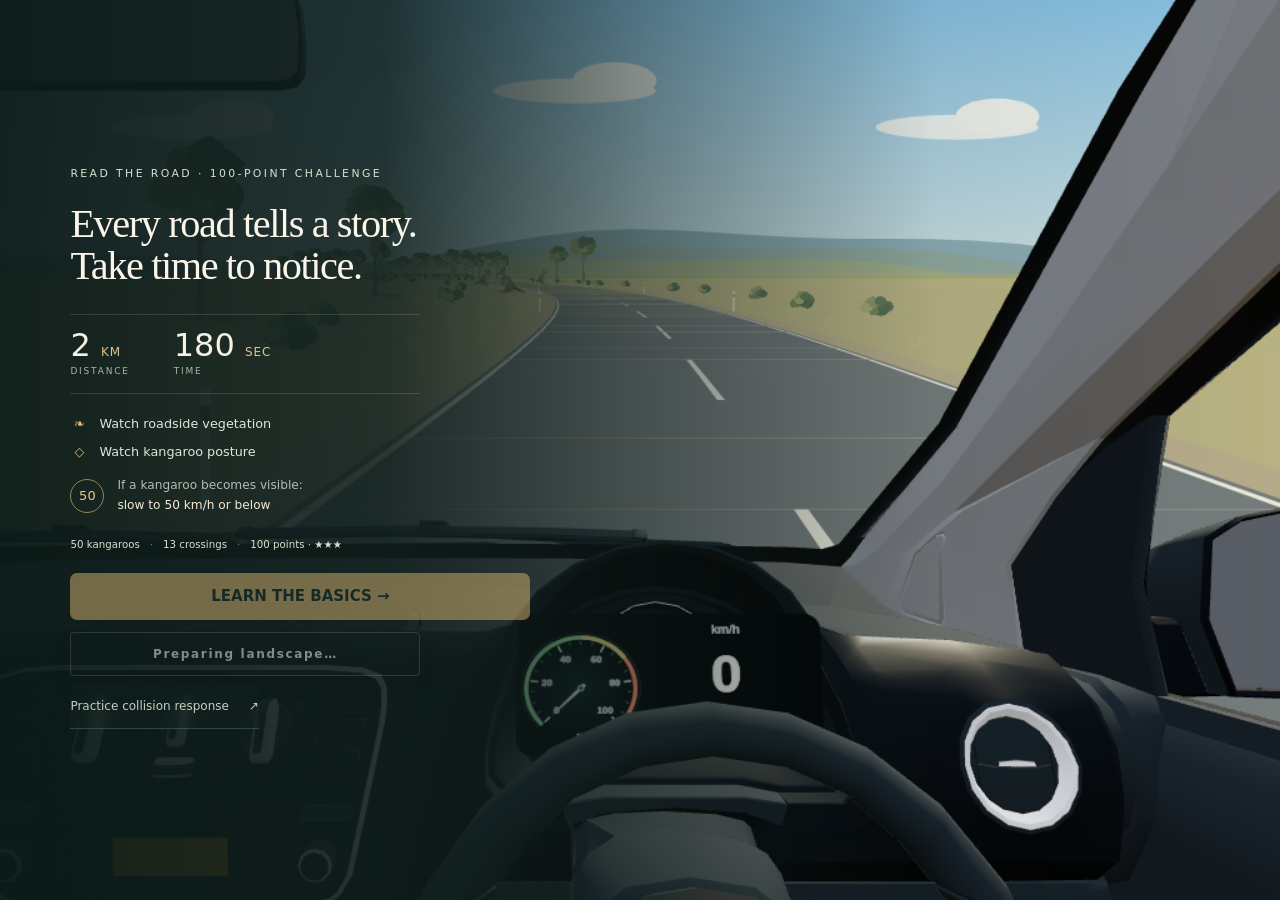
<file: index.html>
<!doctype html><html lang="en"><head><meta charset="UTF-8"><meta name="viewport" content="width=device-width, initial-scale=1"><title>Wellington Road</title><link rel="stylesheet" href="style.css?v=tail-highlight-34"><script type="importmap">{"imports":{"three":"./art/vendor/three.module.js","three/addons/":"./art/vendor/"}}</script><link rel="stylesheet" href="art/layout.css?v=crop12"><link rel="stylesheet" href="journey-ui.css?v=music3"><link rel="stylesheet" href="challenge-results.css?v=3"><link rel="stylesheet" href="ending-preview/reward-layout.css?v=1"><link rel="stylesheet" href="cinematics.css?v=1"><script type="module" src="ending-preview/reward-view.js?v=2"></script><link rel="stylesheet" href="tutorial.css?v=1"><link rel="stylesheet" href="rescue/rescue.css?v=1"></head><body>
<main><header><div><p class="kicker">KANGAROO ROAD-STRIKE / GDD V1</p><h1>WELLINGTON ROAD</h1></div><div class="top-actions"><button id="sound" aria-pressed="false">Sound off</button><button id="pause" disabled>Pause</button></div></header>
<div class="hud"><div><small>DRIVING TIME LEFT</small><strong id="time">180.0 <em>s</em></strong></div><div><small>ROUTE</small><strong id="distance">0 <em>/ 2,000 m</em></strong></div><div><small>SCORE</small><strong id="score">80 / 100</strong></div></div><div class="progress"><div id="progress"></div></div>
<section class="viewport" id="stage"><aside id="penalty-popup" hidden role="status" aria-atomic="true"><strong id="penalty-amount"></strong><span id="penalty-title"></span></aside><aside id="event-summary" hidden role="status" aria-atomic="true"><div><strong id="event-result"></strong><b id="event-delta"></b></div><p id="event-detail"></p></aside><canvas id="scene" width="1672" height="941" role="img" aria-label="Illustrated right-hand-drive car with roadside grass, scrub, fences and kangaroos"></canvas><div class="location">LYSTERFIELD SURROUNDS <span>· ILLUSTRATED ROUTE</span></div><div id="intro" class="overlay"><article class="briefing-copy"><p class="briefing-eyebrow">READ THE ROAD · 100-POINT CHALLENGE</p><h1>Every road tells a story.<br>Take time to notice.</h1><div class="mission-facts"><div><strong>2 <small>KM</small></strong><span>DISTANCE</span></div><div><strong>180 <small>SEC</small></strong><span>TIME</span></div></div><ul class="mission-watch"><li><span aria-hidden="true">❧</span>Watch roadside vegetation</li><li><span aria-hidden="true">◇</span>Watch kangaroo posture</li></ul><div class="mission-speed"><span class="speed-symbol" aria-hidden="true">50</span><p>If a kangaroo becomes visible:<br><strong>slow to 50 km/h or below</strong></p></div><p class="mission-meta"><span>50 kangaroos</span><i>·</i><span>13 crossings</span><i>·</i><span>100 points · ★★★</span></p><button id="start" disabled>PREPARING JOURNEY…</button><button id="practice-response">Practice collision response <span aria-hidden="true">↗</span></button></article><select id="practice-outcome" hidden><option value="random">Random</option></select></div><div id="paused" class="overlay" hidden><article><p class="kicker">DRIVING CLOCK STOPPED</p><h2>Take a breath.</h2><button id="unpause" class="primary">Resume driving</button></article></div><div id="incident" class="overlay" hidden><article><p class="kicker">RESPONSE · TIMER PAUSED</p><h2 id="question"></h2><p id="context"></p><div id="options"></div><p id="explanation" role="status"></p><button id="next" class="primary" hidden>Continue</button></article></div></section>
<div id="notice" role="status"><strong>Ready when you are.</strong><span>Hold a control. Release to maintain the current speed.</span></div>
<section id="drive-panel"><div class="speed-meter" aria-label="Current speed" role="meter" aria-valuemin="0" aria-valuemax="100" aria-valuenow="0"><div class="meter-heading"><span>SPEED</span><strong id="speed-value">0 <small>km/h</small></strong></div><div class="speed-track"><span class="speed-green">0–50</span><span class="speed-yellow">50–70</span><span class="speed-red">70–100</span><i id="speed-marker"></i></div></div><div class="speed-row"><span id="band">LOW SPEED · 0–50 km/h</span><span id="input-state">MAINTAINING</span></div><div class="controls"><button data-control="accelerate"><span>Accelerate</span><small>↑ / W · hold</small></button><button data-control="brake"><span>Brake</span><small>SPACE / ↓ · hold</small></button></div><div class="legend"><span><i class="green"></i>0–50 Low</span><span><i class="yellow"></i>&gt;50–70 Medium</span><span><i class="red"></i>&gt;70–100 High</span><small>Colour is not a safety rating.</small></div></section>
<section id="results" hidden><p class="kicker">YOUR JOURNEY</p><h2 id="result-title"></h2><p id="result-summary"></p><div id="stats"></div><div id="badges" aria-label="Behaviour awards"></div><div class="result-actions"><button id="mistakes-button" class="primary">Review Mistakes</button><button id="retry">Retry route</button></div><div id="mistakes" hidden></div></section>
<footer><span>FIRST PLAYABLE · DRY ROAD · FIXED ROUTE</span><details><summary>Prototype notes, art & safety sources</summary><p>This 180-second target, speed bands and stopping thresholds are game parameters. Time does not affect score. A green speed band does not guarantee a safe stop. Route completion and safety performance are reported separately.</p><p><a href="art/ATTRIBUTION.md">Environment asset credits</a>. The illustrated route is inspired by the Wellington Road area; it does not reproduce a real speed limit or road geometry. Incident responses use simplified recovery. No handling, pouch checking or vehicle damage simulation.</p><a href="https://wildlifevictoria.org.au/learn/native-species-post/kangaroos/" target="_blank" rel="noopener">Wildlife Victoria — kangaroos</a> · <a href="https://www.police.vic.gov.au/emergency-response" target="_blank" rel="noopener">Victoria Police — emergencies</a></details></footer>
</main><script src="scoring.js?v=1"></script><script src="engine.js?v=turn13"></script><script src="assets/scene-data.js"></script><script src="scenery.js?v=tail-highlight-34"></script><script src="cockpit.js?v=tail-highlight-34"></script><script src="kangaroo.js?v=tail-highlight-34"></script><script src="pouch.js?v=photos32"></script><script src="drag-body.js?v=37"></script><script src="barrier-placement.js?v=34"></script><script src="incident.js?v=rescue42"></script><script src="replay.js?v=hd28"></script><script>window.artReady=import("./art/scenery.js?v=turn13").catch(error=>{console.error("Environment art unavailable; using original renderer",error)});</script><script src="minimap-environment.js?v=2"></script><script src="journey-ui.js?v=music3"></script><script src="journey-audio.js?v=mix3"></script><script src="challenge-results.js?v=3"></script><script src="cinematics.js?v=1"></script><script src="tutorial.js?v=1"></script><script src="app.js?v=tutorial41"></script><script type="module" src="rescue/rescue.js?v=1"></script></body></html>
</file>
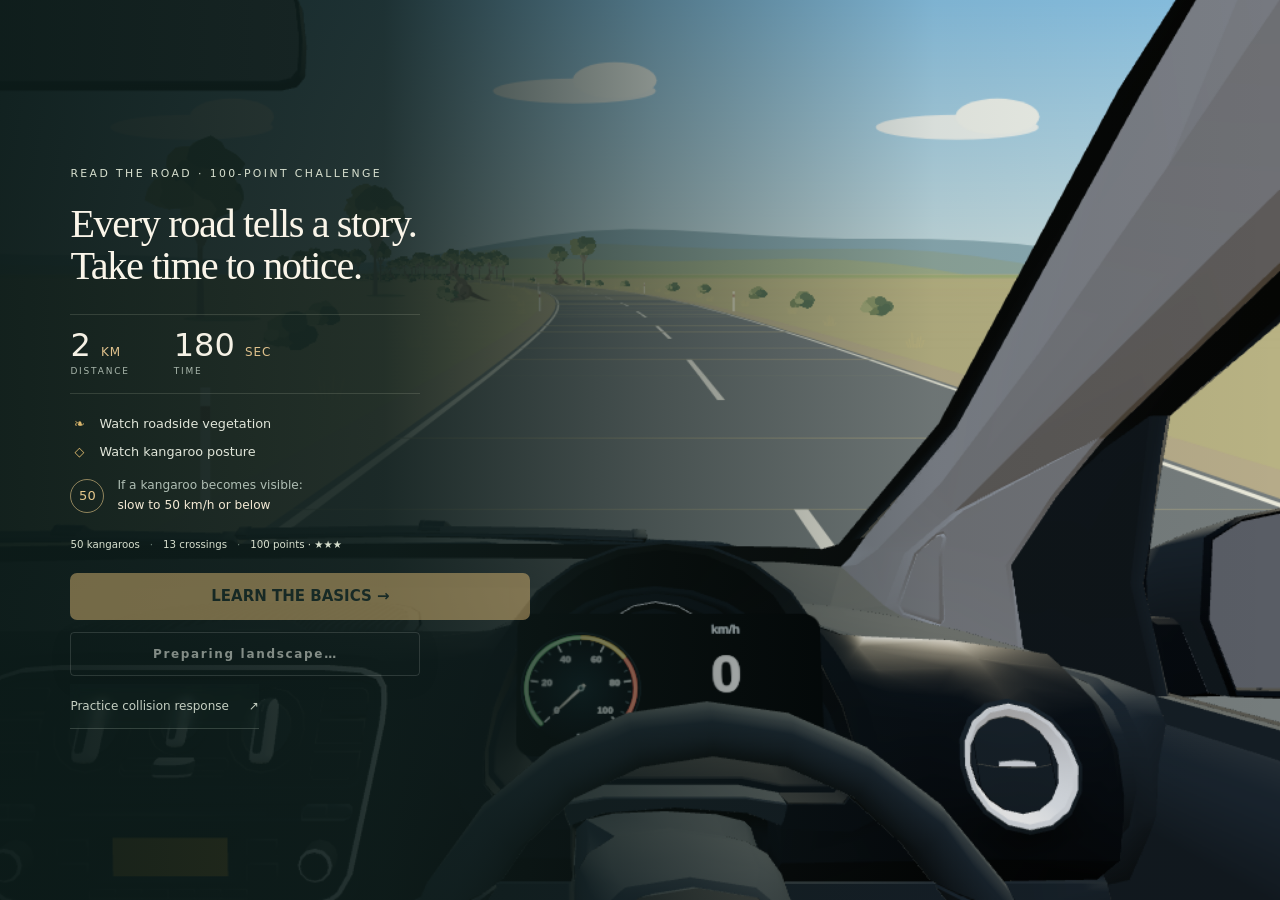
<file: game-100/index.html>
<!doctype html><html lang="en"><meta charset="utf-8"><title>Wellington Road</title><script>location.replace("../"+location.search+location.hash)</script><meta http-equiv="refresh" content="0;url=../"><a href="../">Play Wellington Road</a></html>
</file>
<file: style.css>
:root{--cream:#f0eddf;--ink:#283a3b;--sage:#65765b;--amber:#c58c4f}*{box-sizing:border-box}body{margin:0;background:#d7dbd1;color:var(--ink);font:15px/1.5 system-ui,-apple-system,sans-serif}main{max-width:1380px;margin:auto;background:var(--cream);min-height:100vh}button{font:inherit;cursor:pointer;border:0;border-radius:7px;padding:12px 18px;color:var(--ink);background:#dedfd1;touch-action:manipulation}button:disabled{opacity:.5;cursor:default}button:focus-visible,summary:focus-visible,a:focus-visible{outline:3px solid #cb8e45;outline-offset:3px}[hidden]{display:none!important}header{background:#293943;color:#f3f0e4;display:flex;justify-content:space-between;align-items:center;padding:17px 28px;gap:12px}h1{font-size:24px;letter-spacing:4px;font-weight:500;margin:3px 0}.kicker{font-size:10px;letter-spacing:2px;margin:0;font-weight:600}.top-actions{display:flex;gap:8px}.top-actions button{background:#ffffff10;color:#f0edde;font-size:12px;padding:9px 12px}.hud{display:flex;justify-content:space-between;background:#35483e;color:#f5f0df;padding:12px 28px;gap:15px}.hud div{display:flex;gap:12px;align-items:center}.hud small{font-size:9px;letter-spacing:1.4px}.hud strong{font-size:23px;font-variant-numeric:tabular-nums;font-weight:500}.hud em{font-size:12px;font-style:normal;color:#cfdbc9}.progress{height:3px;background:#b4bba6}#progress{height:100%;background:#c99251;width:0}.viewport{position:relative;aspect-ratio:1672/941;background:#748571;overflow:hidden}canvas{width:100%;height:100%;display:block}.location{position:absolute;top:16px;left:20px;background:#2c3b35c9;color:#e9ecdd;letter-spacing:1px;font-size:9px;padding:6px 9px;border-radius:4px}.overlay{position:absolute;inset:0;background:linear-gradient(90deg,#172d2beF,#1b302ab8 57%,#1b302a22);display:flex;align-items:center;padding:5%;overflow:auto}.overlay article{max-width:570px;color:#f5f1e5}.overlay h2{font-size:clamp(25px,4vw,54px);font-weight:500;line-height:1.13;letter-spacing:-1.5px;margin:15px 0}.overlay p{color:#d7dfce}.overlay .kicker{color:#e5c699}.chips{display:flex;flex-wrap:wrap;gap:18px;font-size:9px;letter-spacing:1px;margin:24px 0}.primary{background:#d7a66c;font-weight:600}.fine{font-size:10px;line-height:1.6}.overlay #question{font-size:clamp(22px,2.8vw,38px)}#options{display:grid;gap:8px}#options button{text-align:left;background:#eef0e5;color:#2a3a31;font-size:13px}#options button:disabled{opacity:.7}#options button.selected{box-shadow:inset 0 0 0 3px #d3a167}#explanation{font-size:13px;border-left:2px solid #c5a671;padding-left:12px}#explanation:empty{display:none}#notice{display:flex;gap:14px;align-items:center;padding:14px 28px;background:#e3e5d6;min-height:58px}#notice strong{font-size:14px;white-space:nowrap}#notice span{font-size:12px;color:#576a55}#drive-panel{padding:16px 28px}.speed-row{display:flex;justify-content:space-between;gap:10px;font-size:10px;letter-spacing:1px;margin-bottom:10px}.controls{display:grid;grid-template-columns:repeat(3,1fr);gap:12px}.controls button{background:#62745d;color:#fcf6e7;padding:14px;display:flex;flex-direction:column;align-items:center;touch-action:none;user-select:none}.controls button:nth-child(2){background:#bb864e}.controls button:nth-child(3){background:#42657a}.controls span{font-size:17px;font-weight:600}.controls small{font-size:10px;opacity:.8;margin-top:4px}.controls button.active{box-shadow:inset 0 0 0 3px #f6d69e;filter:brightness(1.1)}.legend{display:flex;gap:20px;flex-wrap:wrap;font-size:11px;margin-top:13px;align-items:center}.legend span{display:flex;align-items:center;gap:5px}.legend i{width:8px;height:8px;border-radius:50%}.green{background:#668361}.yellow{background:#bb9244}.red{background:#ac6253}.legend small{margin-left:auto;color:#6a7565}footer{border-top:1px solid #d6d9ca;padding:18px 28px;display:flex;justify-content:space-between;gap:20px;color:#64725f;font-size:10px;letter-spacing:.6px}footer details{max-width:620px}footer a{color:#4d6b52}#results{padding:28px}#results h2{font-size:35px;font-weight:500;margin:5px 0}#stats{display:flex;gap:16px;flex-wrap:wrap;padding:15px 0}#stats span{background:#e1e5d5;padding:12px;border-radius:7px}.result-actions{display:flex;gap:10px;margin:18px 0}.mistake{display:grid;grid-template-columns:200px 1fr;gap:20px;border-top:1px solid #cdd3c4;padding:22px 0}.mistake img{width:100%;border-radius:5px}.mistake h3{margin:0 0 8px;font-size:18px}.mistake p{font-size:13px;margin:7px 0}.mistake .deduction{color:#924c37}.mistake small{color:#607054} @media(max-width:700px){header{padding:12px}h1{font-size:17px;letter-spacing:2px}.kicker{font-size:8px}.top-actions{gap:4px}.top-actions button{font-size:10px;padding:9px}.hud{padding:10px 12px;gap:8px}.hud div{display:block}.hud small{display:block;font-size:8px;letter-spacing:.6px}.hud strong{font-size:18px}.hud em{font-size:10px}.location{top:7px;left:8px;font-size:7px}.location span{display:none}.overlay{padding:4%}.overlay h2{font-size:26px;margin:8px 0}.overlay p{font-size:11px;margin:8px 0}.overlay .fine{display:none}.chips{margin:8px 0;font-size:7px;gap:9px}.primary{padding:10px 14px}.overlay #question{font-size:20px}.viewport:has(#incident:not([hidden])){min-height:540px;aspect-ratio:auto}.viewport:has(#incident:not([hidden])) canvas{position:absolute;object-fit:cover;height:100%}#options button{font-size:12px;padding:10px}#notice{padding:11px 13px;display:block}#notice span{display:block;font-size:11px;margin-top:4px}#drive-panel{padding:12px}.controls{gap:7px}.controls button{padding:12px 5px}.controls span{font-size:13px}.legend{gap:9px;font-size:10px}.legend small{margin-left:0}.speed-row{font-size:8px}footer{padding:12px;display:block}footer details{margin-top:8px}#results{padding:15px}.mistake{grid-template-columns:1fr}.mistake img{max-width:300px}}
/* Fit the complete driving surface to the available browser height. */
main{height:100dvh;min-height:0;display:flex;flex-direction:column;overflow:hidden;max-width:none}header{flex:none;padding:10px 22px}h1{font-size:20px}.hud{flex:none;padding:8px 22px}.hud strong{font-size:21px}.progress{flex:none}.viewport{flex:1 1 0;min-height:180px;aspect-ratio:auto}.viewport canvas{width:100%;height:100%;object-fit:fill;background:#283b3b}#notice{flex:none;min-height:40px;padding:8px 22px}#drive-panel{flex:none;padding:9px 22px 12px}.controls button{padding:10px}.controls small{margin-top:1px}.speed-row{margin-bottom:7px}.legend{margin-top:8px}footer{flex:none;padding:7px 22px;font-size:9px}footer details[open]{position:absolute;bottom:8px;right:12px;z-index:5;background:#f0eddf;padding:15px;border:1px solid #bec9b5;max-width:min(600px,90vw)}#results{overflow:auto;flex:1 1 0;min-height:0}main:has(#results:not([hidden])) .viewport{display:none}main:has(#results:not([hidden])) #notice{display:none}.viewport:has(#incident:not([hidden])){min-height:180px;aspect-ratio:auto}#incident{background:#203b31ed}#incident article{max-width:760px}#incident h2{margin:7px 0;font-size:26px}#incident p{margin:8px 0}#options{gap:6px}#options button{padding:9px 12px}#intro h2{font-size:clamp(24px,3vw,44px)}.chips{margin:13px 0}.overlay{padding:3% 5%}
@media(max-width:700px){header{padding:7px 12px}h1{font-size:15px}.hud{padding:6px 12px}.hud strong{font-size:17px}.viewport{min-height:150px}#notice{padding:7px 12px;min-height:42px}#drive-panel{padding:7px 12px 10px}.controls button{padding:10px 4px}.legend{gap:7px;margin-top:6px}.legend small{font-size:9px}footer{display:none}.overlay .chips{display:none}.overlay h2{font-size:24px}#incident h2{font-size:20px}#incident p{font-size:11px}.overlay article{width:100%}#options button{font-size:11px;padding:8px}.location{display:none}}
@media(max-height:650px){header .kicker,.legend,.chips,.fine{display:none}header{padding:6px 16px}.hud{padding:5px 16px}#notice{min-height:30px;padding:5px 16px}#drive-panel{padding:6px 16px}.controls button{padding:7px}.overlay h2{font-size:24px}.overlay p{font-size:12px}.overlay .kicker{display:none}footer{display:none}}

/* Dedicated speed strip remains visible above the two driving controls. */
.controls{grid-template-columns:repeat(2,1fr)}.controls button[data-control="brake"]{background:#a65e49}.speed-meter{margin:0 0 9px}.meter-heading{display:flex;justify-content:space-between;align-items:center;font-size:10px;letter-spacing:1px}.meter-heading strong{font-size:22px;line-height:1.2;font-variant-numeric:tabular-nums}.meter-heading small{font-size:11px}.speed-track{display:flex;position:relative;height:20px;margin:7px 8px 0;border-radius:4px;background:#ddd}.speed-track span{text-align:center;font-size:10px;font-weight:700;line-height:20px}.speed-green{width:50%;background:#719c69;color:#102719}.speed-yellow{width:20%;background:#edbf58;color:#302610}.speed-red{width:30%;background:#b45443;color:#fff}.speed-track i{position:absolute;top:-5px;bottom:-4px;width:4px;transform:translateX(-50%);background:#182d31;box-shadow:0 0 0 2px #fff;border-radius:2px}.legend{display:none}.speed-row{font-size:9px}.viewport{min-height:130px}#notice strong{white-space:normal}#notice{max-height:85px;overflow:auto}@media(max-height:650px){.meter-heading strong{font-size:17px}.speed-meter{margin-bottom:5px}.speed-track{height:15px}.speed-track span{line-height:15px;font-size:9px}.speed-row{display:none}}@media(max-width:700px){.meter-heading strong{font-size:19px}.speed-track{height:18px}.speed-track span{line-height:18px}.speed-row{font-size:8px}}


/* Quiet edge feedback, separate from the completed-encounter summary. */
#penalty-popup{position:fixed;top:130px;right:12px;z-index:20;display:flex;align-items:center;gap:9px;padding:9px 13px;border-radius:6px;background:#512e26ed;border-left:3px solid #e8a283;color:#fff2df;pointer-events:none;max-width:calc(100vw - 24px);font-size:13px;box-shadow:0 3px 10px #10292d33}#penalty-amount{font-size:20px;line-height:1}#penalty-title{font-size:13px;margin:0}#penalty-popup.positive{background:#294d3bea;border-color:#a5c891}#event-summary{position:absolute;bottom:16px;left:16px;z-index:12;width:290px;max-width:calc(100% - 32px);padding:15px 18px;border-radius:8px;background:#203b40f2;color:#f6ecdb;border-left:4px solid #da9878;pointer-events:none;box-shadow:0 5px 18px #112c2c33}#event-summary div{display:flex;justify-content:space-between;align-items:center;gap:12px}#event-result{font-size:22px}#event-delta{font-size:18px;color:#f3b29c}#event-summary p{font-size:12px;margin:6px 0 0}#event-summary.positive{border-color:#9fc38b}#event-summary.positive b{color:#c6e1b5;font-size:13px}.hud>div:last-child{margin-left:auto;white-space:nowrap}@media(max-width:700px){#penalty-popup{top:120px;font-size:12px}#event-summary{width:245px;padding:11px 13px;bottom:10px;left:10px}#event-result{font-size:19px}}@media(max-height:650px){#penalty-popup{top:96px}}

#incident.response-scene{background:none;align-items:center;padding:5% 3%;pointer-events:none}#incident.response-scene article{width:42%;max-width:510px;padding:20px;background:#203b35f2;border:1px solid #8b9e80;border-radius:12px;pointer-events:auto;max-height:94%;overflow:auto}#incident.response-scene h2{font-size:26px}#incident.response-scene #options button{font-size:13px}#incident.response-scene[data-step="cinematic"] article,#incident.response-scene[data-step="observe"] article{opacity:.88}#practice-response{font-size:12px;margin:5px 0;background:#526e61;color:#fff}@media(max-width:700px){#incident.response-scene{align-items:flex-end;padding:8px}#incident.response-scene article{width:100%;max-height:58%;padding:12px}#incident.response-scene h2{font-size:19px}#incident.response-scene #options{grid-template-columns:repeat(2,1fr)}#incident.response-scene #options button{font-size:11px}}
.viewport:has(#incident.response-scene) .location{display:none}

#incident.response-scene[data-step="cinematic"] article{display:none}#incident.response-scene article{width:36%;padding:16px;background:#203b35e8}#incident.response-scene{align-items:flex-end;padding:3%}#incident.response-scene h2{font-size:23px}@media(max-width:700px){#incident.response-scene article{width:100%;max-height:55%}}
/* Compact response questions: answer once and advance without a Continue step. */
#incident.response-scene article{width:46%;max-width:390px;padding:14px;max-height:calc(100% - 12px)}
#incident.response-scene h2{font-size:21px;line-height:1.15;margin:0 0 8px}
#incident.response-scene .kicker{font-size:9px;margin:0 0 9px}
#incident.response-scene #context{font-size:13px;line-height:1.4;margin:8px 0}
#incident.response-scene #options{gap:6px}
#incident.response-scene #options button{padding:9px 12px;font-size:13px;line-height:1.25}
#incident.response-scene #explanation{font-size:12px;line-height:1.35;margin:8px 0 0}
#incident.response-scene #explanation:empty{display:none}
@media(max-width:700px){#incident.response-scene article{width:100%;max-width:none;max-height:70%;padding:10px}#incident.response-scene h2{font-size:18px}#incident.response-scene #options button{font-size:12px}}

#badges{display:grid;grid-template-columns:repeat(auto-fit,minmax(210px,1fr));gap:12px;margin:20px 0}.badge{padding:16px;border:1px solid #9ba68e;border-radius:10px}.badge.earned{background:#dce9d4;border-color:#587955}.badge.locked{opacity:.65}.badge p{font-size:13px;margin:8px 0 0}

#incident.response-scene[data-step="passing"] article{display:none}

/* Score feedback anchored to the marked upper-middle windshield position. */
.viewport #penalty-popup{position:absolute;top:14%;left:50%;right:auto;transform:translate(-50%,-50%);max-width:calc(100% - 24px);width:max-content;text-align:center}

#hold-action{touch-action:none;user-select:none;background:#d7a35e!important;color:#233b35!important}#action-progress{width:100%;height:16px;accent-color:#d7a35e}.video-replay video{width:100%;max-height:320px;background:#203b35}.video-replay small{display:block;font-size:11px}.video-replay{min-width:0}

#incident.response-scene[data-step="movingBody"] article,#incident.response-scene[data-step="placingBarrier"] article{position:absolute;top:12px;left:12px;bottom:auto;width:38%;max-height:calc(100% - 24px)}

#event-summary{left:auto;right:16px}@media(max-width:700px){#event-summary{left:auto;right:10px}}
</file>
<file: art/layout.css>
/* Approved art-study framing: fixed crop, uniform full-width scale. */
body{overflow:auto}main{width:100%;height:auto;min-height:100dvh;max-width:none;margin:0;overflow:visible}.viewport{flex:none;aspect-ratio:1672/941;min-height:0}.viewport:has(#incident:not([hidden])){min-height:360px;aspect-ratio:1672/941}main:has(#results:not([hidden])){min-height:100dvh}

.viewport .location{left:auto;right:20px}

/* Crop the lower cockpit to the reference's 2:1 frame, without stretching it. */
.viewport{aspect-ratio:2/1;overflow:hidden}
.viewport #scene{width:100%;height:auto;aspect-ratio:1672/941;max-height:none}
.viewport:has(#incident:not([hidden])){aspect-ratio:1672/941}
/* Clipping must not become an internally scrollable surface on focus. */
.viewport{overflow:clip}
</file>
<file: journey-ui.css>
@font-face{font-family:PrimerSC;src:url('biome/assets/figma-ui/primer-sc.ttf')}@font-face{font-family:PicaSC;src:url('biome/assets/figma-ui/pica-sc.ttf')}
html body{background:#162323}html body main{max-width:none;width:100%;min-height:100dvh;height:auto}html body main>header,html body main>.note{display:none}html body #stage,html.wide-preview body #stage{width:100%;height:auto;aspect-ratio:2/1;overflow:hidden;container-type:inline-size;flex:none}html body #stage>#world,html body #stage>#cockpit{height:112.56%;width:100%}#label{display:none}#design-ui{position:absolute;inset:0;pointer-events:none;z-index:5}.route-title{position:absolute;left:2.0833%;top:3.1944%;font:400 2.7778cqw PrimerSC,serif;color:white;line-height:1.15}.route-distance{position:absolute;left:3.8889%;top:8.4722%;width:9.1667%;text-align:center;color:white;font:400 4.4444cqw PicaSC,serif;line-height:1.2}.route-distance small{font-size:2.7778cqw;color:white}
#stage .design-button{position:absolute;margin:0;padding:0;border:0;border-radius:0;background:transparent;box-shadow:none;color:transparent;font-size:0;pointer-events:auto;overflow:hidden;touch-action:none;cursor:pointer}#stage .design-button:focus-visible{outline:2px solid #f0e3af;outline-offset:-2px;border-radius:50%}#stage .design-button:hover{filter:brightness(1.15)}#stage .design-button.active{filter:brightness(1.3);transform:translateY(2px)}#stage .design-button:disabled{cursor:wait}#stage .design-button img{pointer-events:none;position:absolute;inset:0;width:100%;height:100%;object-fit:fill}#audio-toggle{left:58.0556%;top:-1.9444%;width:11.4583%;height:22.9167%;opacity:.7}#view-toggle{left:65.5208%;top:-1.5278%;width:10.9722%;height:21.9444%;opacity:.7}#fullscreen-toggle{left:80.2431%;top:-1.1111%;width:10.5556%;height:21.1111%;opacity:.7}#stage #reset{left:71.9792%;top:-2.9167%;width:12.2917%;height:24.5833%;opacity:.7;background:url('biome/assets/figma-ui/reset.png') center/100% 100% no-repeat}#stage #pause{left:87.3264%;top:-1.9444%;width:11.4583%;height:22.9167%;opacity:.7;background:url('biome/assets/figma-ui/pause.png') center/100% 100% no-repeat}#stage #pause[aria-pressed=true]{filter:brightness(1.5)}#stage #brake{left:65.9028%;top:70.4167%;width:10.8333%;height:26.8056%;opacity:.8;background:url('biome/assets/figma-ui/brake.png') center/100% 100% no-repeat}#stage #gas{left:77.4306%;top:68.3333%;width:10.9722%;height:27.9167%}#stage #gas img{width:258.57%;height:151.89%;left:-125.89%;top:-25.73%;max-width:none}#minimap-slot{position:absolute;left:1.9444%;top:68.0556%;width:13.8889%;aspect-ratio:1}#minimap-slot>img,#minimap-slot>canvas{position:absolute;inset:0;width:100%;height:100%}#sample-tools{background:#233b32;color:#c4d0bd;padding:10px 20px}#sample-tools>summary{cursor:pointer;font-size:12px}#sample-tools footer{padding:12px 0}#sample-tools #speed{font-size:18px}#ui-feedback{position:absolute;left:50%;top:20%;transform:translateX(-50%);padding:7px 14px;border-radius:5px;background:#203b35db;color:#f2efde;font-size:12px;opacity:0;transition:opacity .2s}#ui-feedback.visible{opacity:1}

/* Minimal preview controls: camera and pause only. */
#stage #audio-toggle,#stage #reset,#stage #fullscreen-toggle{display:none}
#stage #view-toggle{left:80.2431%}
/* Smaller upper-right controls, preserving their centers and pedal order. */
#stage #view-toggle{left:81.3403%;top:.6667%;width:8.7778%;height:17.5556%}
#stage #pause{left:88.4722%;top:.3472%;width:9.1667%;height:18.3333%}
/* Align the visible pedal bottoms and tighten their grouping. */
#stage #brake{left:67.05%;top:70.4167%}
#stage #gas{left:77.4306%;top:68.6111%}
/* Both briefing and driving fill the viewport without stretching the cockpit. */
html body #stage,html.wide-preview body #stage{height:100dvh;aspect-ratio:auto}
html body #stage>#world,html body #stage>#cockpit{width:100%;height:100%;object-fit:cover;object-position:center top}
#sample-tools{position:absolute;top:100dvh;left:0;right:0}
#stage #view-toggle{height:8.7778cqw;top:.3333cqw}
#stage #pause{height:9.1667cqw;top:.1736cqw}
#stage #brake{height:13.4028cqw;top:auto;bottom:2.7778%}
#stage #gas{height:13.9583cqw;top:auto;bottom:3.4722%}
#minimap-slot{top:auto;bottom:4.1667%}

#intro{position:absolute;inset:0;z-index:12;display:flex;align-items:center;overflow:auto;background:linear-gradient(90deg,rgba(12,27,25,.96) 0%,rgba(15,30,28,.88) 30%,rgba(17,31,29,.46) 51%,rgba(17,31,29,.08) 73%,transparent 100%);color:#f5f1e5}
#intro[hidden]{display:none}.briefing-open #design-ui{visibility:hidden}.briefing-copy{width: min(580px,49%);margin:3% 0 3% 5.5%;font-family:system-ui,sans-serif}.briefing-eyebrow{font-size:clamp(9px,.85cqw,13px);letter-spacing:.22em;color:#d8c79f;margin:0 0 20px}.briefing-copy h1{font:400 clamp(30px,4.15cqw,66px)/1.05 Georgia,serif;letter-spacing:-.035em;margin:0 0 27px;color:#faf5e9}.mission-facts{display:flex;gap:44px;padding:14px 0;border-top:1px solid #e1e6cf25;border-bottom:1px solid #e1e6cf25;max-width:350px}.mission-facts>div{display:flex;flex-direction:column;gap:4px}.mission-facts strong{font-size:clamp(26px,2.5cqw,40px);font-weight:500;line-height:1}.mission-facts small{font-size:12px;color:#dfc18c;letter-spacing:.08em}.mission-facts span{font-size:9px;letter-spacing:.2em;color:#aab8ad}.mission-watch{list-style:none;padding:0;margin:20px 0 15px;display:grid;gap:9px;font-size:clamp(12px,1cqw,15px);color:#e0e5d9}.mission-watch li{display:flex;align-items:center;gap:11px}.mission-watch li>span{color:#dbb76c;width:18px;text-align:center}.mission-speed{display:flex;align-items:center;gap:13px}.speed-symbol{display:grid;place-items:center;border:1px solid #d8bc80a0;border-radius:50%;width:34px;height:34px;font-size:13px;color:#e6c88b}.mission-speed p{margin:0;font-size:clamp(11px,.95cqw,14px);line-height:1.6;color:#afbeb4}.mission-speed strong{font-weight:500;color:#f3e9d4}.mission-meta{display:flex;gap:10px;color:#afbbb1;font-size:clamp(10px,.8cqw,12px);margin:22px 0}.mission-meta i{font-style:normal;color:#6c8176}#start{display:block;width:min(350px,100%);padding:18px 22px;background:#d9ad62;border:1px solid #edc889;border-radius:4px;color:#202b26;font-size:13px;letter-spacing:.14em;font-weight:700;box-shadow:0 6px 24px #0002}#start:hover{background:#e8bd73}#start:disabled{opacity:.55}#practice-response{display:flex;gap:20px;align-items:center;background:#263b3020;backdrop-filter:blur(5px);border:0;border-bottom:1px solid #d4dfce30;border-radius:0;color:#c5cfc2;font-size:12px;padding:13px 0;margin-top:5px}#practice-response:hover{color:#f0ce8f}@media(max-width:700px){.briefing-copy{width:83%;margin:24px 7%}#intro{background:linear-gradient(90deg,#0c1b19f0,#0f1e1cbb 70%,#111f1d55)}html body #stage:has(#intro:not([hidden])){min-height:630px}.briefing-copy h1{font-size:42px}.mission-facts{padding:15px 0}.briefing-eyebrow{margin-bottom:18px}}
main:has(.briefing-open) #sample-tools{display:none}

.briefing-copy h1{font-size:clamp(27px,3.15cqw,50px)}
@media(max-width:700px){.briefing-copy h1{font-size:clamp(25px,6vw,42px)}}
/* Fill the start viewport by revealing the lower cockpit; preserve image proportions. */
html body #stage.briefing-open,html.wide-preview body #stage.briefing-open{height:100dvh;min-height:630px;aspect-ratio:auto}
html body #stage.briefing-open>#world,html body #stage.briefing-open>#cockpit{width:100%;height:100%;object-fit:cover;object-position:center top}

html body main{height:100dvh;min-height:0;overflow:hidden}main>header,main>.progress,main>footer,#notice,#drive-panel,.location{display:none!important}
html body #stage{height:100dvh;min-height:0;aspect-ratio:auto;position:relative;flex:none;container-type:inline-size}
html body #stage #scene{width:100%;height:100%;aspect-ratio:auto;object-fit:cover;object-position:center top}
#intro{padding:0}#intro article{max-width:none;background:none;border:none;border-radius:0;padding:0;box-shadow:none}
#intro .briefing-copy{width:min(580px,49%);margin:3% 0 3% 5.5%}
#intro h1{letter-spacing:-.035em}#intro p{line-height:inherit}#intro .mission-speed p{line-height:1.6}#intro .mission-meta{line-height:1.4}
#stage:has(#intro:not([hidden])) #design-ui,#stage:has(#incident:not([hidden])) #design-ui{visibility:hidden}
main>.hud{position:absolute;z-index:6;left:35%;top:20px;width:26%;background:transparent;padding:0;display:flex;justify-content:center;gap:20px;pointer-events:none;border:0;color:#f5f0e4;text-shadow:0 1px 4px #14231f}
.hud>div:nth-child(2){display:none}.hud small{font-size:9px}.hud strong{font-size:17px}
main:has(#intro:not([hidden]))>.hud,main:has(#incident:not([hidden]))>.hud,main:has(#results:not([hidden]))>.hud{display:none}
#stage #pause{background:url('biome/assets/figma-ui/pause.png') center/100% 100% no-repeat;opacity:.7}
#paused,#incident{z-index:20}#paused[hidden],#incident[hidden]{display:none}
#results{padding:35px;overflow:auto}#stage:has(#incident:not([hidden])) #scene{object-fit:fill}
@media(max-width:700px){#intro .briefing-copy{width:83%;margin:24px 7%}html body #stage:has(#intro:not([hidden])){min-height:630px}main>.hud{top:14%;left:35%;width:35%;gap:12px}}

#paused #sound{display:block;margin-top:16px;background:transparent;border:1px solid #d9dfcf55;color:#e5eddf;font-size:13px}

#stage #music-toggle{left:76.1%;top:2.1cqw;width:4.95cqw;height:4.95cqw;color:#eef0e6;opacity:.85}#music-toggle svg{display:block;width:100%;height:100%}#music-toggle .music-muted{display:none}#music-toggle[aria-pressed=false] .music-muted{display:block}#music-toggle[aria-pressed=false]{opacity:.5}
</file>
<file: challenge-results.css>
body.challenge-result-open #scene{filter:blur(3px) brightness(.5)}body.challenge-result-open .hud,body.challenge-result-open #design-ui{visibility:hidden}#challenge-result{position:absolute;inset:0;z-index:35;display:grid;place-items:center;overflow:auto;padding:24px;background:#10251d30;color:#f2eee2}#challenge-result[hidden]{display:none}.challenge-panel{width:min(740px,94vw);padding:32px 40px;background:#172d27ed;backdrop-filter:blur(14px);border:1px solid #d4ddc42b;border-radius:12px;box-shadow:0 18px 65px #0003}.challenge-kicker{font-size:11px;letter-spacing:.23em;color:#c7d1be;margin:0 0 14px}.challenge-stars{display:flex;gap:8px}.challenge-stars svg{width:43px;height:43px;fill:none;stroke:#9cac9b55;stroke-width:1.5}.challenge-stars svg.earned{fill:#d8b573;stroke:#e8cc95;filter:drop-shadow(0 2px 4px #cda75a22)}.challenge-panel h2{font-size:56px;font-weight:500;margin:12px 0;line-height:1.15}.challenge-panel h2 small{font-size:22px;color:#a5b5a7}.challenge-feedback{font-size:15px;line-height:1.5;color:#d7e0d0}.safety-gate{font-size:12px;line-height:1.5;color:#d5bc8f}.score-groups{display:grid;grid-template-columns:1fr 1fr;gap:25px;padding:20px 0;border-block:1px solid #c5d7bb30;font-size:13px}.score-groups>div{display:flex;justify-content:space-between;gap:12px}.score-groups strong{font-size:18px;font-weight:500}.score-groups small,.challenge-categories small{color:#9db09f}.challenge-categories{display:grid;grid-template-columns:1fr 1fr;gap:15px 25px;margin:20px 0}.challenge-categories p{display:flex;justify-content:space-between;font-size:12px;margin:0 0 8px}.challenge-categories b{font-weight:500}.challenge-bar{height:4px;background:#d8e3c817;border-radius:3px}.challenge-bar i{height:100%;display:block;background:#c6ab75;border-radius:3px}.challenge-feedback-grid{display:grid;grid-template-columns:1fr 1fr;gap:25px}.challenge-feedback-grid h3{font-size:10px;letter-spacing:.15em;color:#d5c294}.challenge-feedback-grid ul{padding-left:14px;font-size:12px;line-height:1.6;color:#c6d3c4}.challenge-actions{display:flex;gap:20px;align-items:center;margin-top:20px}.challenge-panel button{cursor:pointer;font:600 11px system-ui;letter-spacing:.07em;padding:14px 20px;border:1px solid #c5d7bb44;border-radius:4px;background:transparent;color:#e7eedf}#challenge-retry,#challenge-next{background:#d9ad62;color:#202d25;border-color:#edc889;min-width:190px}#challenge-review,#challenge-skip{border:0;color:#b7c8b8;font-size:10px}#challenge-review-host{max-height:50vh;overflow:auto;margin-top:15px}/* Review content is moved out of the original light results surface. */
#challenge-review-host{color:#e9eee3}
#challenge-review-host .mistake{color:#e9eee3;border-top-color:#c5d7bb30}
#challenge-review-host .mistake p{color:#e9eee3;line-height:1.65}
#challenge-review-host .mistake h3,#challenge-review-host .mistake .deduction{color:#e3c488}
#challenge-review-host .mistake small{color:#bdcdbf}
#challenge-review-host .video-replay{color:#bdcdbf}
.knowledge-panel h2{font-size:28px;line-height:1.3}.knowledge-total{font-size:13px;color:#c2cdbd}.knowledge-total b{color:#e3c488;margin-left:12px}.quiz-rule{font-size:11px;color:#a7b9a8}#challenge-answers{display:grid;gap:12px;margin:25px 0}#challenge-answers button{text-align:left;font-size:14px;letter-spacing:0;font-weight:400}#challenge-answers button:hover{background:#58715a40}#challenge-answers button:disabled{opacity:.5}#challenge-explanation{font-size:13px;line-height:1.6;color:#e0c58c}#challenge-next[hidden]{display:none}#challenge-skip{display:block;margin-top:10px}@media(max-width:650px){#challenge-result{padding:12px}.challenge-panel{padding:23px}.challenge-categories,.score-groups,.challenge-feedback-grid{grid-template-columns:1fr}.challenge-panel h2{font-size:44px}.knowledge-panel h2{font-size:24px}}

.challenge-actions{flex-wrap:wrap}#challenge-result{align-items:safe center}.challenge-panel{box-sizing:border-box}

.challenge-reward{float:right;width:170px;text-align:center;margin:-12px 0 12px 20px}.challenge-reward img{width:132px;height:132px;object-fit:contain;filter:drop-shadow(0 8px 12px #0007);animation:reward-appear .65s ease-out both}.challenge-reward p{margin:0;color:#e2c28b;font-size:13px}.challenge-reward small{display:block;font-size:8px;letter-spacing:.13em;color:#abbcad;margin-top:6px}.score-groups{clear:both}.behaviour-awards{border-top:1px solid #c5d7bb25;padding-top:12px;margin-top:12px}.behaviour-awards h3{font-size:10px;letter-spacing:.14em;color:#cbb98d}.behaviour-awards>div{display:grid;grid-template-columns:repeat(3,1fr);gap:12px}.behaviour-award{display:flex;gap:5px;align-items:flex-start}.behaviour-award img{width:48px;height:60px;object-fit:contain}.behaviour-award strong{font-size:11px;font-weight:500}.behaviour-award small{display:block;font-size:8px;letter-spacing:.04em;color:#d5b980;margin-top:5px}.behaviour-award p{font-size:10px;line-height:1.4;color:#a8b8ab;margin:6px 0}.behaviour-award.locked img{filter:grayscale(1);opacity:.25}.behaviour-award.locked small{color:#8b9c90}@keyframes reward-appear{from{opacity:0;transform:scale(.85) rotate(-7deg)}to{opacity:1;transform:scale(1) rotate(0)}}@media(prefers-reduced-motion:reduce){.challenge-reward img{animation:none}}@media(max-width:650px){.challenge-reward{width:110px;margin-left:8px}.challenge-reward img{width:100px;height:100px}.behaviour-awards>div{grid-template-columns:1fr}.behaviour-award img{height:45px}.challenge-reward small{font-size:7px}}
</file>
<file: ending-preview/reward-layout.css>
html,body{width:100%;overflow-x:hidden}#challenge-result{place-items:safe center;padding:40px 20px 24px;overflow-x:hidden}.challenge-panel{width:min(960px,100%);max-width:100%;padding:28px 36px;max-height:calc(100dvh - 64px);overflow:auto;scrollbar-width:thin;scrollbar-color:#7c9173 #1b3028}.challenge-kicker{text-align:center;font-size:22px;letter-spacing:.2em;margin:0 0 15px;color:#f0ead9}.ending-reward-hero{display:grid;grid-template-columns:1fr 1fr;gap:35px;align-items:center;margin-bottom:20px}.ending-reward-hero .challenge-reward{float:none;width:100%;margin:0;text-align:center}.trophy-view{height:225px;position:relative;width:100%;touch-action:pan-y;cursor:grab}.trophy-view:active{cursor:grabbing}.trophy-view canvas{display:block;width:100%;height:100%;touch-action:pan-y}.challenge-reward .trophy-view img{position:absolute;inset:0;margin:auto;width:240px;height:240px;animation:none}.challenge-reward p{font-size:17px}.challenge-reward small{font-size:9px}.challenge-reward .rotation-toggle{padding:7px 10px;margin:10px 0 0;font-size:9px;border-color:#c5d7bb25;color:#bbc9b9}.ending-reward-summary{text-align:center}.ending-reward-summary .challenge-stars{justify-content:center}.ending-reward-summary h2{font-size:66px;margin:16px 0}.ending-reward-summary .challenge-feedback{max-width:330px;margin:0 auto}.challenge-actions{justify-content:center}.challenge-categories,.score-groups,.challenge-feedback-grid{gap:16px 28px}.behaviour-award{min-width:0}body.challenge-result-open #demo{position:absolute;font-size:8px;left:12px;top:8px;padding:6px 8px;pointer-events:none}body.challenge-result-open #home{display:none}@media(max-width:650px){#challenge-result{padding:32px 10px 10px}.challenge-panel{max-height:calc(100dvh - 42px);padding:22px 18px;width:100%;min-width:0}.challenge-kicker{font-size:16px;letter-spacing:.16em;margin-bottom:8px}.ending-reward-hero{grid-template-columns:1fr;gap:14px;margin-bottom:20px}.trophy-view{height:210px}.challenge-reward .trophy-view img{height:200px;width:200px}.ending-reward-summary h2{font-size:48px;margin:12px 0}.challenge-stars svg{width:33px;height:33px}.ending-reward-summary .challenge-feedback{font-size:14px}.challenge-categories{grid-template-columns:1fr 1fr;gap:15px}.challenge-categories p{display:block;font-size:11px;line-height:1.5}.challenge-categories b{display:block;margin-top:3px}.score-groups{grid-template-columns:1fr;gap:12px}.challenge-feedback-grid{grid-template-columns:1fr;gap:4px}.score-groups>div{min-width:0}.challenge-reward p{font-size:16px}.challenge-panel button{max-width:100%}.behaviour-awards>div{grid-template-columns:1fr}.challenge-actions{gap:8px}.trophy-view canvas:focus-visible{outline:1px solid #e2c58b}}

.ending-reward-hero .challenge-reward>img{width:220px;height:225px;object-fit:contain;max-width:100%}
</file>
<file: cinematics.css>
#journey-cinematic{position:fixed;inset:0;z-index:100;background:#14221d;color:#f4eddf}#journey-cinematic[hidden]{display:none}#journey-cinematic video{display:block;width:100%;height:100%;object-fit:cover;object-position:center}#journey-cinematic.ending-backdrop{z-index:80;pointer-events:none}#journey-cinematic.ending-backdrop video{filter:brightness(.6);transition:filter 1s}body.challenge-result-open #challenge-result{position:fixed;z-index:90;inset:0}body.cinematic-playing #design-ui{visibility:hidden}.cinematic-gate{position:absolute;inset:0;display:flex;flex-direction:column;align-items:center;justify-content:center;background:linear-gradient(90deg,#14231eef,#14231e50);text-align:center}.cinematic-gate h2{font:400 clamp(35px,5vw,68px) Georgia,serif;margin:16px 0 34px}.cinematic-gate p{letter-spacing:.25em;color:#dec28c;font-size:11px}#journey-cinematic button{cursor:pointer;padding:13px 20px;border:1px solid #d1dec14a;border-radius:4px;background:#183026bf;color:#f4eddf;font:500 11px system-ui;letter-spacing:.12em}#journey-cinematic .cinematic-play{background:#d9b574;color:#1e3027;min-width:240px;padding:18px}.cinematic-skip{position:absolute;right:24px;top:24px;z-index:3}.cinematic-sound{position:absolute;left:24px;top:24px;z-index:3}.cinematic-title{position:absolute;inset:0;display:flex;flex-direction:column;align-items:center;justify-content:center;text-shadow:0 2px 24px #000a;opacity:0;transition:opacity 1s;pointer-events:none}.cinematic-title.visible{opacity:1}.cinematic-title h1{font:400 clamp(38px,6vw,90px) Georgia,serif;letter-spacing:.03em}.cinematic-title small{letter-spacing:.3em;color:#e6d1a6}#journey-cinematic [hidden]{display:none!important}@media(prefers-reduced-motion:reduce){.cinematic-title{transition:none}}
</file>
<file: tutorial.css>
#journey-tutorial{position:absolute;z-index:12;left:3%;top:15%;width:min(390px,70vw);padding:22px 25px;background:linear-gradient(120deg,#132c28f5,#192f2be8);color:#f3efe4;border:1px solid #e0d6b52b;border-radius:12px;box-shadow:0 12px 40px #0003;backdrop-filter:blur(12px)}
.tutorial-top{display:flex;justify-content:space-between;align-items:center;gap:10px;font-size:9px;letter-spacing:.09em;color:#c8d6c9}#tutorial-skip{padding:4px;background:none;color:#c8d6c9;font-size:9px;border-bottom:1px solid #c8d6c955;border-radius:0}#journey-tutorial h2{font-size:27px;line-height:1.15;font-weight:500;margin:18px 0 12px}#tutorial-copy{font-size:14px;line-height:1.65;margin:0 0 16px}#tutorial-hint{display:block;color:#dfc38b;font-size:10px;line-height:1.7;letter-spacing:.06em}.tutorial-dots{display:flex;gap:6px;margin-top:15px}.tutorial-dots i{height:3px;flex:1;background:#edf0da25;border-radius:2px}.tutorial-dots .current{background:#d6b471}.tutorial-dots .done{background:#b1c5ad}#tutorial-next{margin-top:18px;background:#d7b471;color:#193029;font-size:12px;font-weight:650;width:100%}.tutorial-focus{outline:2px solid #e6c580!important;outline-offset:7px;filter:drop-shadow(0 0 7px #e6c58088)}#learn-basics{display:block;width:100%;max-width:460px;background:#d7b471;color:#193029;font-weight:650;margin:12px 0}#intro:has(#learn-basics) #start{background:transparent;color:#e3e9df;border:1px solid #e3e9df44;padding:12px 18px;font-size:12px;margin-bottom:8px}.tutorial-active .route-distance,.tutorial-active .route-title{visibility:hidden}@media(max-width:600px){#journey-tutorial{top:12%;left:4%;width:78vw;padding:16px}#journey-tutorial h2{font-size:23px}#tutorial-copy{font-size:13px}}

body.tutorial-running .hud{visibility:hidden}
</file>
<file: rescue/rescue.css>
#rescue-preview-tools{position:fixed;top:10px;left:12px;z-index:60;display:flex;gap:6px;align-items:center;padding:7px 10px;background:#18312de8;border:1px solid #c5d0bb40;border-radius:8px;color:#eee8d7;font:11px system-ui}#rescue-preview-tools button{padding:7px 10px;background:#d6b576;color:#18312d;font-size:11px}#rescue-sequence{position:absolute;inset:0;z-index:45;pointer-events:auto;overflow:hidden}#rescue-sequence .rescue-caption{position:absolute;bottom:8%;left:50%;transform:translateX(-50%);width:min(560px,85%);text-align:center;background:#18312de8;border:1px solid #e8dfbb33;border-radius:8px;padding:18px;color:#f1eddf;backdrop-filter:blur(8px)}.rescue-caption small{display:block;letter-spacing:.14em;color:#d7bb85;margin-bottom:7px}.rescue-caption p{margin:0;line-height:1.6}.rescue-skip{position:absolute;right:3%;top:4%;padding:9px 14px;color:#eee8db;background:#203a32cc;border:1px solid #eee8db44;font-size:11px}.rescue-fade{position:absolute;inset:0;background:#080f0c;opacity:0;transition:opacity 1.2s;display:grid;place-content:center;text-align:center;color:#f2eddf;padding:30px}.rescue-fade h2{font-weight:400;font-size:clamp(22px,3vw,38px)}.rescue-fade p{color:#bccbbf}.rescue-hand{position:absolute;left:12%;bottom:-65%;width:300px;height:490px;transform:rotate(-9deg);transition:bottom .9s cubic-bezier(.2,.8,.2,1);filter:drop-shadow(5px 12px 16px #0005)}.rescue-hand.raised{bottom:-70px}.rescue-hand svg{position:absolute;inset:0;width:100%;height:100%}.rescue-phone{position:absolute;left:68px;top:20px;width:155px;height:290px;border:7px solid #242c2c;border-radius:24px;background:linear-gradient(145deg,#314c46,#122923);box-shadow:inset 0 0 0 1px #789085,4px 5px 0 #0d1514;color:#f4eedf;text-align:center;padding:25px 8px}.rescue-phone small{font-size:9px;color:#bdcabc}.rescue-phone h3{font-size:18px;margin:25px 0 8px}.rescue-phone p{font-size:11px}.rescue-phone button{margin-top:24px;border-radius:50%;width:48px;height:48px;background:#c9b27c;color:#173b2b;padding:0;font-size:23px}@media(max-width:650px){.rescue-hand{left:0;transform:scale(.8) rotate(-9deg);transform-origin:bottom left}#rescue-preview-tools{font-size:9px}#rescue-preview-tools button{font-size:9px;padding:5px}.rescue-caption{bottom:5%!important}}

.rescue-fade{pointer-events:none}body:has(#rescue-sequence:not([hidden])) .hud,body:has(#rescue-sequence:not([hidden])) #penalty-popup{visibility:hidden}

.rescue-hand.rigged{left:7%;bottom:0!important;width:min(460px,48vw);height:min(600px,84vh);transform:none;filter:none;transition:none}.rigged .hand-phone-canvas{position:absolute;inset:0;width:100%;height:100%;cursor:pointer}.rigged .rescue-phone{position:absolute;left:10px;top:auto;bottom:14px;width:auto;height:auto;border:0;box-shadow:none;background:none;padding:0;z-index:2}.rigged .rescue-phone small,.rigged .rescue-phone h3,.rigged .phone-state{display:none}.rigged .rescue-phone button{margin:0;width:44px;height:44px;font-size:20px;opacity:.85}@media(max-width:650px){.rescue-hand.rigged{left:0;width:72vw;height:68vh;transform:none}.rescue-caption{left:auto!important;right:3%;width:48%!important;transform:none!important;font-size:12px}}

.rigged .hand-phone-canvas{background:transparent!important}

.rescue-hand.rigged{width:min(650px,55vw);height:min(710px,90vh);left:4%;bottom:0!important}@media(max-width:650px){.rescue-hand.rigged{width:95vw;height:78vh;left:0}}

.rescue-hand.rigged{inset:0!important;width:100%!important;height:100%!important;overflow:hidden}.rigged .rescue-phone{left:3%;bottom:3%}

.rigged .rescue-phone button{opacity:0;pointer-events:none}.rigged .rescue-phone button:focus-visible{opacity:1;pointer-events:auto}
</file>
